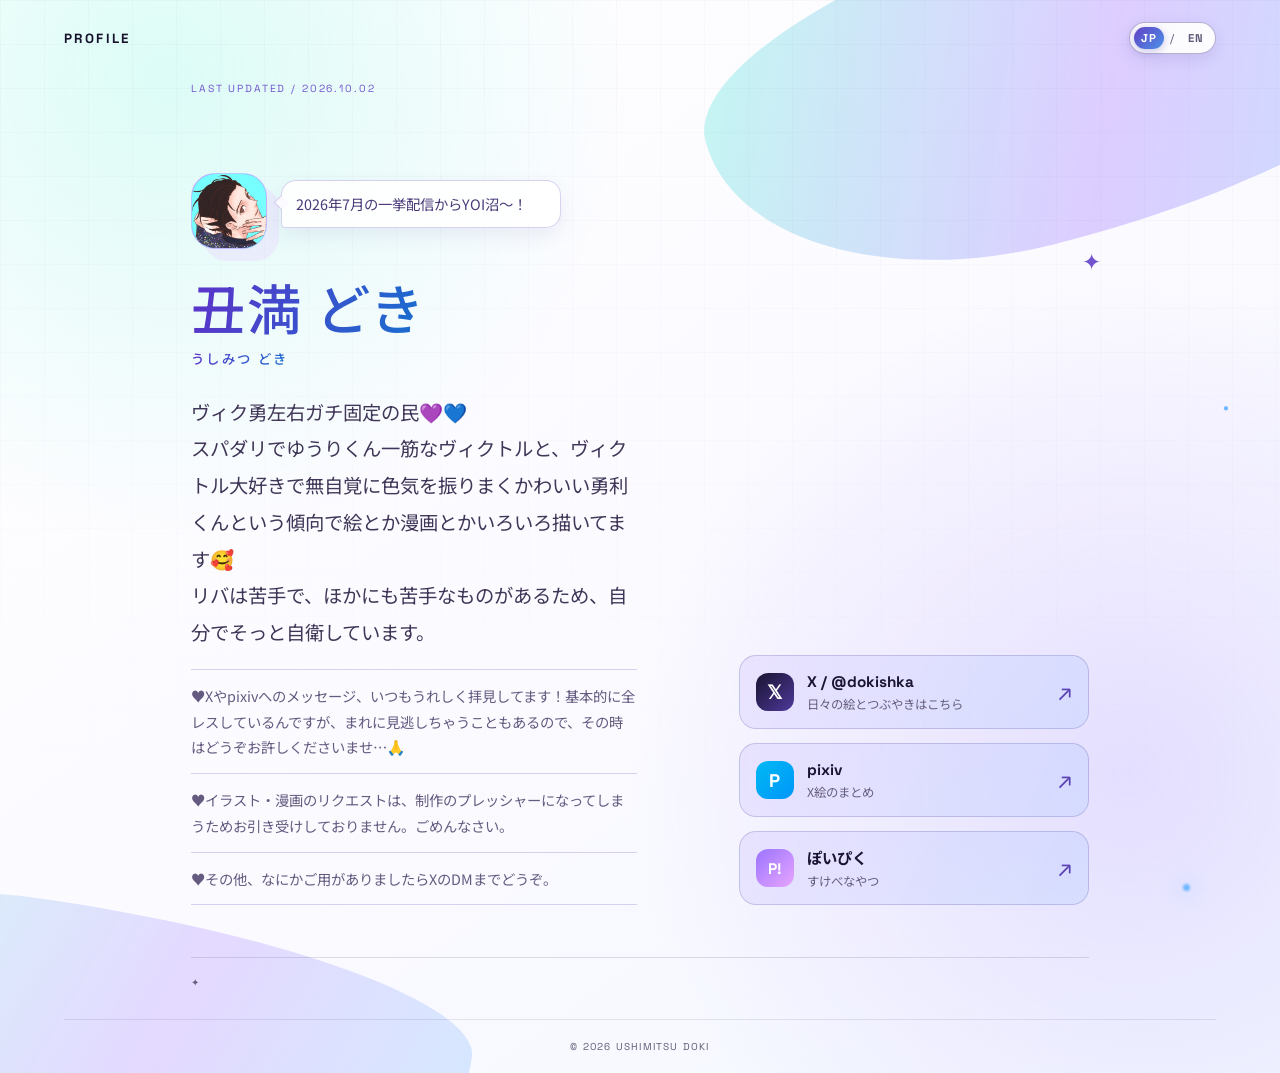
<file: index.html>
<!doctype html>
<html lang="ja">
  <head>
    <meta charset="UTF-8" />
    <meta name="viewport" content="width=device-width, initial-scale=1" />
    <meta name="theme-color" content="#fbfbff" />
    <meta name="description" content="丑満 どき — Ushimitsu Doki profile" />
    <meta property="og:title" content="丑満 どき" />
    <meta property="og:description" content="YOI fan art and comics by 丑満 どき" />
    <meta property="og:type" content="website" />
    <meta property="og:image" content="https://doki-bay.vercel.app/avatar.png" />
    <meta property="og:image" content="https://doki-bay.vercel.app/avatar.png" />
    <meta name="twitter:image" content="https://doki-bay.vercel.app/avatar.png" />
    <title>丑満 どき</title>
    <link rel="icon" type="image/svg+xml" href="./favicon.svg" />
    <link rel="preconnect" href="https://fonts.googleapis.com" />
    <link rel="preconnect" href="https://fonts.gstatic.com" crossorigin />
    <link href="https://fonts.googleapis.com/css2?family=Noto+Sans+JP:wght@400;500;700&family=Space+Grotesk:wght@400;500;600;700&display=swap" rel="stylesheet" />
    <link rel="stylesheet" href="./styles.css" />
  </head>
  <body>
    <main class="site-shell">
      <div class="gradient-shape gradient-shape-one" aria-hidden="true"></div>
      <div class="gradient-shape gradient-shape-two" aria-hidden="true"></div>
      <div class="aurora aurora-one" aria-hidden="true"></div>
      <div class="aurora aurora-two" aria-hidden="true"></div>
      <div class="star star-one" aria-hidden="true">✦</div>
      <div class="star star-two" aria-hidden="true">·</div>

      <header class="topbar">
        <a class="wordmark" href="./" aria-label="Profile home">PROFILE</a>
        <div class="header-actions">
          <div class="language-toggle" aria-label="Language selector">
            <button class="lang-button is-active" type="button" data-lang="ja" aria-pressed="true">JP</button>
            <span aria-hidden="true">/</span>
            <button class="lang-button" type="button" data-lang="en" aria-pressed="false">EN</button>
          </div>
        </div>
      </header>

      <section class="profile-card" aria-labelledby="profile-name">
        <div class="card-topline">
          <span class="updated-row" data-i18n="lastUpdated">LAST UPDATED / 2026.10.02</span>
        </div>

        <div class="profile-grid">
          <div class="profile-intro">
            <div class="avatar-row">
              <div class="avatar avatar-image"><img src="./avatar.png" alt="丑満どきのプロフィール画像" /></div>
              <div class="avatar-bubble" data-i18n="avatarBubble">2026年7月の一挙配信からYOI沼～！</div>
            </div>
            <h1 id="profile-name" data-i18n="displayName">丑満 どき</h1>
            <p class="reading" data-i18n="reading">うしみつ どき</p>
            <p class="lead" data-i18n="lead">ヴィク勇左右ガチ固定の民💜💙<br />スパダリでゆうりくん一筋なヴィクトルと、ヴィクトル大好きで無自覚に色気を振りまくかわいい勇利くんという傾向で絵とか漫画とかいろいろ描いてます🥰<br />リバは苦手で、ほかにも苦手なものがあるため、自分でそっと自衛しています。</p>
            <p class="contact-note" data-i18n="contactNote">♥Xやpixivへのメッセージ、いつもうれしく拝見してます！基本的に全レスしているんですが、まれに見逃しちゃうこともあるので、その時はどうぞお許しくださいませ…🙏<span class="note-rule" aria-hidden="true"></span>♥イラスト・漫画のリクエストは、制作のプレッシャーになってしまうためお引き受けしておりません。ごめんなさい。<span class="note-rule" aria-hidden="true"></span>♥その他、なにかご用がありましたらXのDMまでどうぞ。</p>
          </div>

          <div class="profile-side">
            <!-- Reserved ABOUT ME block: kept for future use, empty and hidden for now. -->
            <div class="about-panel" hidden>
              <div class="panel-label"><span data-i18n="aboutLabel">ABOUT ME</span></div>
              <p data-i18n="bio"></p>
            </div>

            <a class="x-link" href="https://x.com/dokishka" target="_blank" rel="noreferrer">
              <span class="x-mark">𝕏</span>
              <span class="x-copy"><strong data-i18n="linkTitle">X / @dokishka</strong><small data-i18n="linkDescription">日々の絵とつぶやきはこちら</small></span>
              <span class="arrow" aria-hidden="true">↗</span>
            </a>
            <a class="x-link" href="https://www.pixiv.net/users/59902703" target="_blank" rel="noreferrer">
              <span class="x-mark pixiv-mark">P</span>
              <span class="x-copy"><strong data-i18n="pixivTitle">pixiv</strong><small data-i18n="pixivDescription">X絵のまとめ</small></span>
              <span class="arrow" aria-hidden="true">↗</span>
            </a>
            <a class="x-link" href="https://poipiku.com/14124137/" target="_blank" rel="noreferrer">
              <span class="x-mark poipiku-mark">P!</span>
              <span class="x-copy"><strong data-i18n="poipikuTitle">ぽいぴく</strong><small data-i18n="poipikuDescription">すけべなやつ</small></span>
              <span class="arrow" aria-hidden="true">↗</span>
            </a>
          </div>
        </div>

        <div class="card-bottom">
          <span>✦</span>
        </div>
      </section>

      <footer class="footer">
        <span>© 2026 USHIMITSU DOKI</span>
      </footer>
    </main>
    <script src="./script.js"></script>
  </body>
</html>
</file>
<file: styles.css>
:root {
  color-scheme: light;
  --ink: #1a1430;
  --muted: #665d7c;
  --light-muted: #635c78;
  --dark-ink: #17122d;
  --night: #fbfbff;
  --line: rgba(226, 220, 255, 0.16);
  --purple: #9b74ff;
  --blue: #70b7ff;
  --lavender: #ded4ff;
  --pink: #e7a5ff;
  --font-size-step: 1pt;
}

* { box-sizing: border-box; }
html { min-width: 320px; background: var(--night); }
body {
  margin: 0;
  color: var(--ink);
  background: var(--night);
  font-family: "Space Grotesk", "Noto Sans JP", sans-serif;
  -webkit-font-smoothing: antialiased;
}
button, a { font: inherit; }
a { color: inherit; text-decoration: none; }

.site-shell {
  position: relative;
  display: flex;
  min-height: 100svh;
  flex-direction: column;
  overflow: hidden;
  padding: 22px clamp(18px, 5vw, 76px) 20px;
  background:
    radial-gradient(circle at 13% 7%, rgba(101, 245, 216, 0.22), transparent 29rem),
    radial-gradient(circle at 88% 72%, rgba(155, 116, 255, 0.2), transparent 31rem),
    linear-gradient(145deg, #ffffff 0%, #fbfaff 52%, #f3f8ff 100%);
}
.site-shell::before {
  position: absolute;
  inset: 0;
  background-image: linear-gradient(rgba(36, 25, 86, 0.04) 1px, transparent 1px), linear-gradient(90deg, rgba(36, 25, 86, 0.04) 1px, transparent 1px);
  background-size: 44px 44px;
  mask-image: linear-gradient(to bottom, rgba(0, 0, 0, 0.65), transparent 76%);
  content: "";
  pointer-events: none;
}

.gradient-shape {
  position: absolute;
  z-index: 0;
  pointer-events: none;
}

.gradient-shape {
  background: linear-gradient(112deg, rgba(101, 245, 216, 0.88) 0%, rgba(164, 123, 255, 0.82) 54%, rgba(108, 190, 255, 0.82) 100%);
  filter: saturate(1.05);
  mix-blend-mode: multiply;
}

.gradient-shape-one {
  top: -9%;
  right: -14%;
  width: min(760px, 78vw);
  height: 330px;
  transform: rotate(-14deg);
  border-radius: 68% 32% 59% 41% / 44% 56% 44% 56%;
  opacity: 0.42;
}

.gradient-shape-two {
  bottom: -10%;
  left: -18%;
  width: min(700px, 78vw);
  height: 270px;
  transform: rotate(8deg);
  border-radius: 35% 65% 28% 72% / 54% 36% 64% 46%;
  opacity: 0.3;
}

.topbar, .footer {
  position: relative;
  z-index: 1;
  display: flex;
  align-items: center;
  justify-content: space-between;
  flex-wrap: wrap;
  gap: 10px 18px;
  letter-spacing: 0.12em;
  color: var(--light-muted);
}
.topbar { font-size: calc(10px + var(--font-size-step)); }
.wordmark { color: var(--dark-ink); font-size: calc(12px + var(--font-size-step)); font-weight: 700; letter-spacing: 0.18em; }
.wordmark span { color: var(--blue); }
.header-actions { display: flex; align-items: center; gap: 22px; }
.topbar-note { letter-spacing: 0.2em; }
.language-toggle {
  display: flex;
  align-items: center;
  gap: 6px;
  padding: 4px;
  border: 1px solid rgba(67, 51, 132, 0.38);
  border-radius: 999px;
  background: rgba(255, 255, 255, 0.92);
  box-shadow: 0 5px 16px rgba(61, 43, 126, 0.12);
  color: var(--light-muted);
  letter-spacing: 0.08em;
}
.lang-button {
  padding: 4px 7px;
  border: 0;
  border-radius: 999px;
  color: var(--light-muted);
  background: transparent;
  cursor: pointer;
  font-size: calc(10px + var(--font-size-step));
  font-weight: 700;
  letter-spacing: 0.08em;
}
.lang-button.is-active { color: #fff; background: linear-gradient(135deg, #6142c5, #4d91e8); box-shadow: 0 2px 8px rgba(77, 65, 166, 0.3); }
.lang-button:focus-visible { outline: 2px solid var(--blue); outline-offset: 2px; }

.profile-card {
  position: relative;
  z-index: 1;
  width: min(100%, 1050px);
  margin: auto;
  padding: clamp(20px, 3vw, 28px) clamp(24px, 6vw, 76px) clamp(22px, 3vw, 30px);
  overflow: hidden;
  border: 0;
  border-radius: 30px;
  background: transparent;
  box-shadow: none;
}
.profile-card::after {
  display: none;
}
.card-topline, .card-bottom {
  position: relative;
  z-index: 1;
  display: flex;
  align-items: center;
  gap: 8px;
  color: var(--muted);
  font-size: calc(9px + var(--font-size-step));
  letter-spacing: 0.18em;
}
.card-bottom {
  justify-content: space-between;
  margin-top: 34px;
  padding-top: 18px;
  border-top: 1px solid rgba(44, 31, 94, 0.14);
}
.status-dot { width: 6px; height: 6px; border-radius: 50%; background: var(--blue); box-shadow: 0 0 14px var(--blue); }
.updated-row { color: #7254cf; font-size: calc(9px + var(--font-size-step)); letter-spacing: 0.18em; }

.profile-grid {
  position: relative;
  z-index: 1;
  display: grid;
  grid-template-columns: minmax(0, 1.12fr) minmax(290px, 0.88fr);
  gap: clamp(36px, 8vw, 110px);
  align-items: end;
  padding: clamp(42px, 7vw, 78px) 0 18px;
}
.avatar {
  display: grid;
  width: 76px;
  height: 76px;
  place-items: center;
  margin-bottom: 28px;
  border: 1px solid rgba(255, 255, 255, 0.42);
  border-radius: 24px;
  color: #fff;
  background: linear-gradient(135deg, var(--purple), var(--blue));
  box-shadow: 12px 12px 0 rgba(231, 165, 255, 0.18);
  font-size: calc(21px + var(--font-size-step));
  font-weight: 900;
  letter-spacing: -0.08em;
}
.avatar-row { display: flex; align-items: flex-start; gap: 14px; margin-bottom: 28px; }
.avatar-row .avatar { margin-bottom: 0; }
.avatar-bubble { position: relative; flex: 1 1 auto; min-width: 0; max-width: 280px; margin-top: 7px; padding: 11px 14px; border: 1px solid rgba(107, 77, 191, 0.26); border-radius: 15px 15px 15px 4px; color: #4a3a79; background: rgba(255, 255, 255, 0.9); box-shadow: 0 8px 20px rgba(69, 46, 136, 0.08); font-family: "Noto Sans JP", sans-serif; font-size: clamp(calc(11px + var(--font-size-step)), calc(1.3vw + var(--font-size-step)), calc(13px + var(--font-size-step))); line-height: 1.65; }
.avatar-bubble::before { content: ""; position: absolute; left: -6px; top: 16px; width: 10px; height: 10px; border-bottom: 1px solid rgba(107, 77, 191, 0.26); border-left: 1px solid rgba(107, 77, 191, 0.26); background: #fbfaff; transform: rotate(45deg); }
.avatar-image { padding: 0; overflow: hidden; }
.avatar-image img { display: block; width: 100%; height: 100%; object-fit: cover; }
h1 { margin: 0; width: max-content; max-width: 100%; white-space: nowrap; font-family: "Noto Sans JP", sans-serif; font-size: clamp(calc(24px + var(--font-size-step)), calc(4.9vw + var(--font-size-step)), calc(53px + var(--font-size-step))); font-weight: 500; line-height: 1.1; letter-spacing: 0.03em; background: linear-gradient(110deg, #5d32c9 0%, #176fcf 100%); background-clip: text; color: #5435b7; -webkit-background-clip: text; -webkit-text-fill-color: transparent; }
.reading { display: inline-block; margin: 12px 0 26px; font-size: calc(12px + var(--font-size-step)); font-weight: 500; letter-spacing: 0.18em; background: linear-gradient(110deg, #5d32c9 0%, #176fcf 100%); background-clip: text; color: #5435b7; -webkit-background-clip: text; -webkit-text-fill-color: transparent; }
.lead { margin: 0; color: #403658; font-family: "Noto Sans JP", sans-serif; font-size: clamp(calc(15px + var(--font-size-step)), calc(1.8vw + var(--font-size-step)), calc(18px + var(--font-size-step))); line-height: 1.9; }
.contact-note { margin: 18px 0 0; color: #655b80; font-family: "Noto Sans JP", sans-serif; font-size: clamp(calc(11px + var(--font-size-step)), calc(1.25vw + var(--font-size-step)), calc(13px + var(--font-size-step))); line-height: 1.8; }
.contact-note::before, .contact-note::after, .note-rule { display: block; width: 100%; height: 1px; box-sizing: border-box; background: rgba(107, 77, 191, 0.24); }
.contact-note::before, .contact-note::after { content: ""; }
.contact-note::before { margin-bottom: 13px; }
.contact-note::after { margin-top: 13px; }
.note-rule { margin: 13px 0; }
.profile-side { display: grid; gap: 14px; }
.about-panel { padding: 20px 20px 22px; border: 1px solid rgba(75, 66, 130, 0.16); border-radius: 20px; background: rgba(255, 255, 255, 0.72); box-shadow: 0 12px 28px rgba(69, 46, 136, 0.08); }
.about-panel[hidden] { display: none; }
.panel-label { display: flex; justify-content: space-between; margin-bottom: 22px; color: var(--blue); font-size: calc(10px + var(--font-size-step)); font-weight: 700; letter-spacing: 0.2em; }
.panel-label span:first-child { color: var(--pink); }
.about-panel p { margin: 0; color: #403658; font-family: "Noto Sans JP", sans-serif; font-size: calc(13px + var(--font-size-step)); line-height: 2; }
.x-link {
  display: grid;
  grid-template-columns: 38px 1fr auto;
  gap: 13px;
  align-items: center;
  min-height: 74px;
  padding: 12px 16px;
  border: 1px solid rgba(82, 75, 156, 0.24);
  border-radius: 17px;
  background: linear-gradient(115deg, rgba(155, 116, 255, 0.13), rgba(112, 183, 255, 0.14));
  transition: transform 160ms ease, border-color 160ms ease, background 160ms ease;
}
.x-link:hover, .x-link:focus-visible { transform: translateY(-3px); border-color: rgba(75, 92, 194, 0.62); background: linear-gradient(115deg, rgba(155, 116, 255, 0.22), rgba(112, 183, 255, 0.2)); outline: none; }
.x-mark { display: grid; width: 38px; height: 38px; place-items: center; border-radius: 12px; color: #fff; background: linear-gradient(135deg, #1a1430, #4e399b); font-size: calc(18px + var(--font-size-step)); font-weight: 700; }
.pixiv-mark { color: #fff; background: linear-gradient(135deg, #00b9f2, #0096fa); font-size: calc(17px + var(--font-size-step)); }
.poipiku-mark { color: #fff; background: linear-gradient(135deg, #9b74ff, #e7a5ff); font-size: calc(14px + var(--font-size-step)); }
.x-copy strong, .x-copy small { display: block; }
.x-copy strong { font-size: calc(14px + var(--font-size-step)); }
.x-copy small { margin-top: 4px; color: var(--muted); font-family: "Noto Sans JP", sans-serif; font-size: calc(11px + var(--font-size-step)); }
.arrow { color: #5a42b2; font-size: calc(22px + var(--font-size-step)); }
.footer { justify-content: center; padding-top: 20px; border-top: 1px solid rgba(36, 25, 86, 0.1); color: var(--light-muted); font-size: 10px; text-align: center; }

.aurora, .star { position: absolute; pointer-events: none; }
.aurora { border-radius: 50%; filter: blur(1px); }
.aurora-one { top: 21%; left: -5%; width: 12px; height: 12px; background: var(--pink); box-shadow: 0 0 28px var(--pink); }
.aurora-two { right: 7%; bottom: 17%; width: 7px; height: 7px; background: var(--blue); box-shadow: 0 0 22px var(--blue); }
.star-one { top: 23%; right: 14%; color: #7254cf; font-size: calc(22px + var(--font-size-step)); }
.star-two { right: 4%; top: 36%; color: var(--blue); font-size: calc(30px + var(--font-size-step)); }

@media (max-width: 760px) {
  .site-shell { padding: 18px 15px 16px; }
  .topbar-note { display: none; }
  .header-actions { gap: 10px; }
  .profile-card { border-radius: 24px; }
  .profile-grid { grid-template-columns: 1fr; gap: 42px; padding-top: 48px; }
  .profile-side { max-width: 560px; }
  .card-bottom { margin-top: 26px; font-size: calc(8px + var(--font-size-step)); }
}
@media (max-width: 390px) {
  .wordmark { font-size: calc(10px + var(--font-size-step)); }
  .profile-card { padding-right: 19px; padding-left: 19px; }
  .profile-grid { padding-top: 38px; }
  .avatar-row { gap: 10px; margin-bottom: 23px; }
  .avatar { width: 66px; height: 66px; margin-bottom: 0; }
  .card-bottom span:nth-child(2) { display: none; }
}
@media (prefers-reduced-motion: reduce) { .x-link { transition: none; } }
</file>
